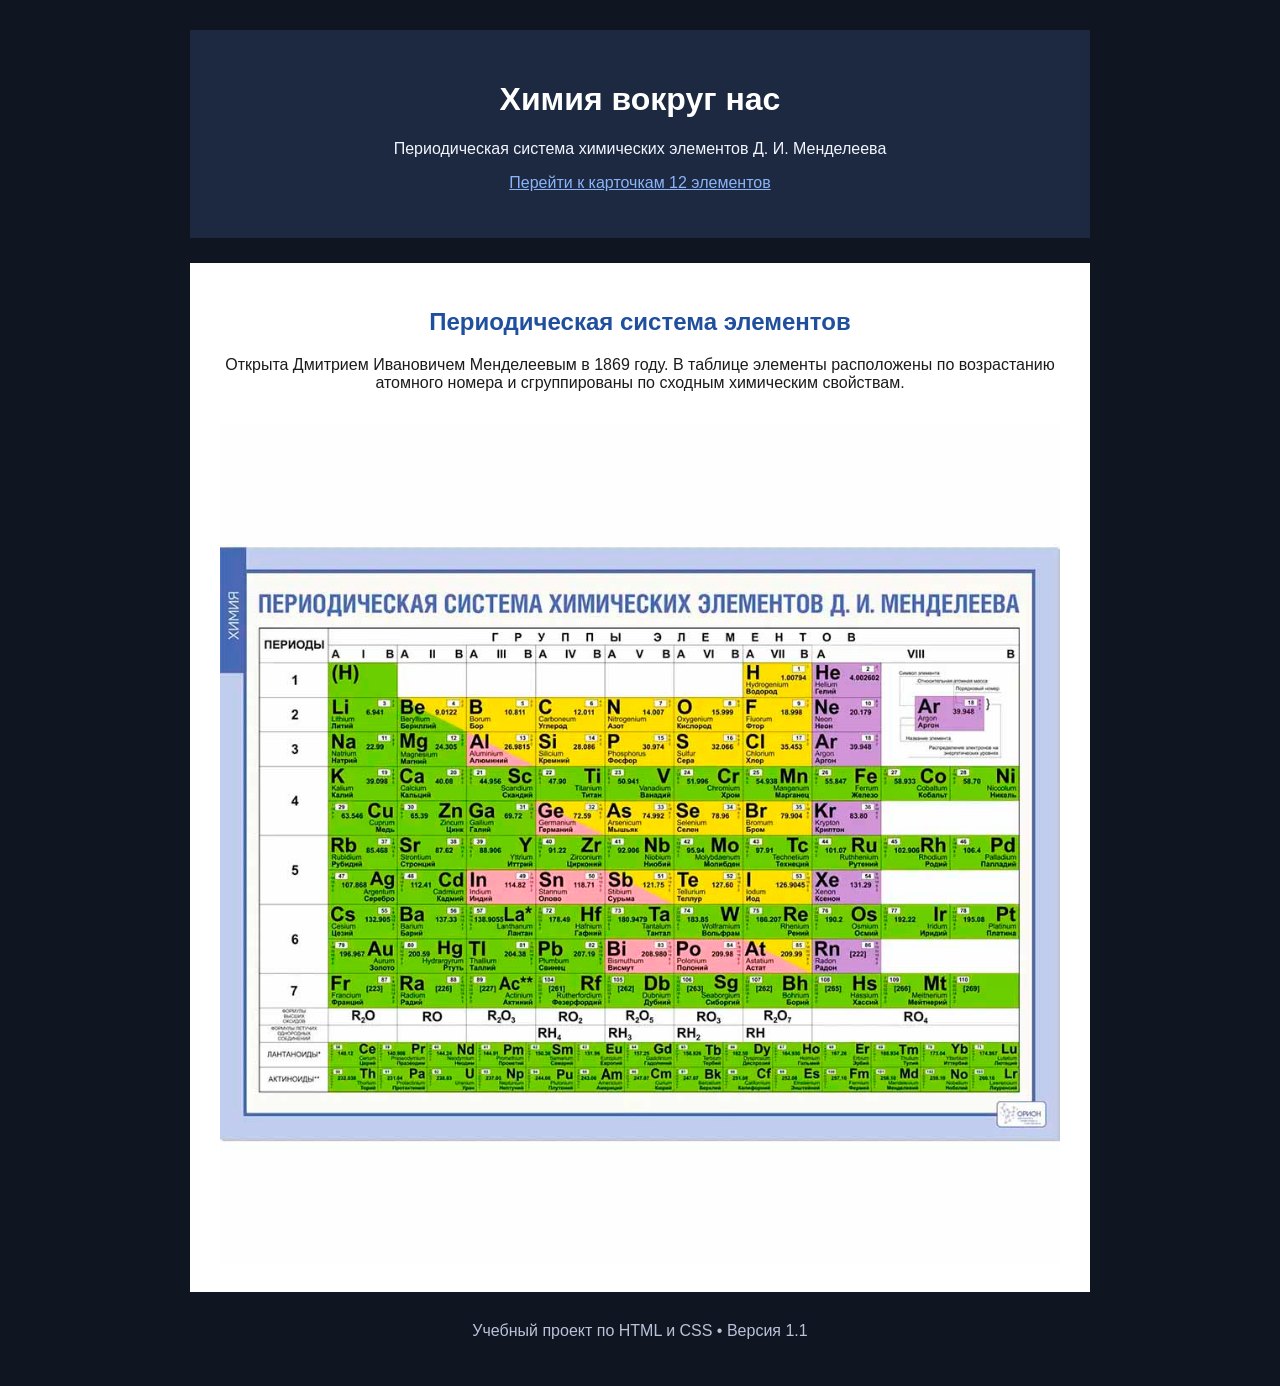
<file: index.html>
<!DOCTYPE html>
<html lang="ru">
<head>
    <meta charset="UTF-8">
    <meta name="viewport" content="width=device-width, initial-scale=1.0">
    <title>Химия вокруг нас — Таблица Менделеева</title>
    <link rel="stylesheet" href="style.css">
</head>
<body>
    <div class="page">
        <div class="header">
            <h1>Химия вокруг нас</h1>
            <p>Периодическая система химических элементов Д. И. Менделеева</p>
            <p><a href="elements.html">Перейти к карточкам 12 элементов</a></p>
        </div>

        <div class="block table-block">
            <h2>Периодическая система элементов</h2>
            <p>Открыта Дмитрием Ивановичем Менделеевым в 1869 году. В таблице элементы расположены по возрастанию атомного номера и сгруппированы по сходным химическим свойствам.</p>
            <img src="uchebnaya-Periodicheskaya-sistema-Mendeleeva.jpg" alt="Периодическая система химических элементов Д. И. Менделеева" width="840">
        </div>

        <div class="footer">
            <p>Учебный проект по HTML и CSS • Версия 1.1</p>
        </div>
    </div>
</body>
</html>
</file>
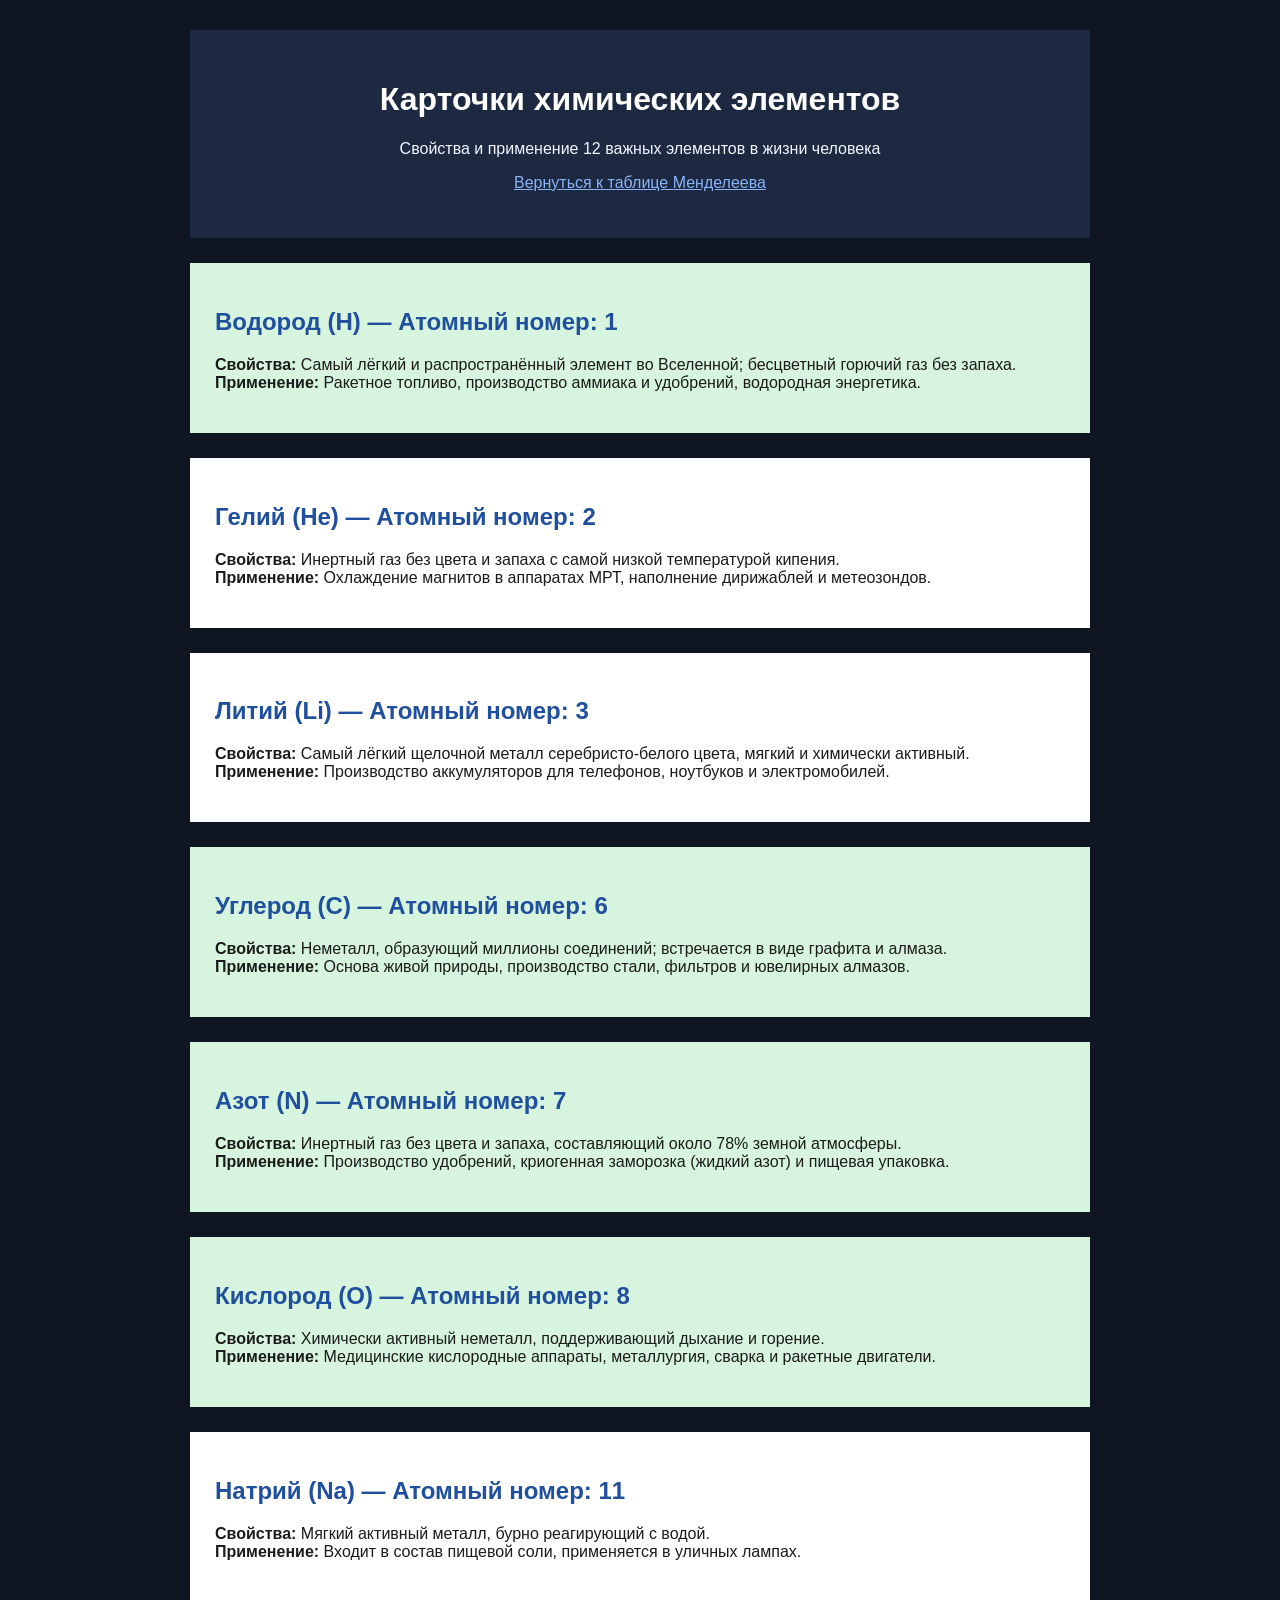
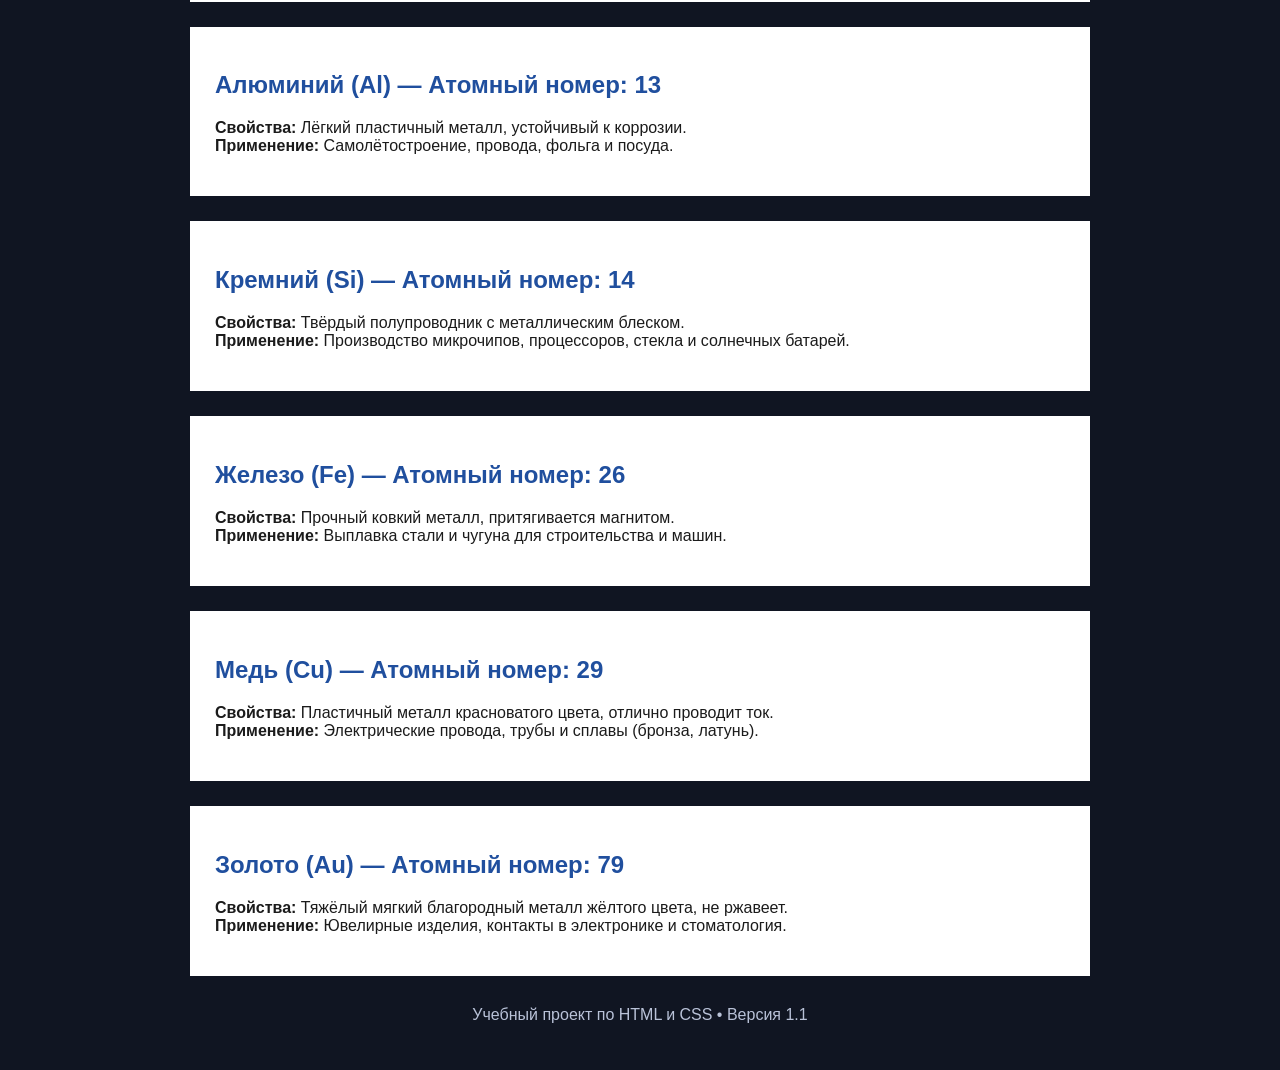
<file: elements.html>
<!DOCTYPE html>
<html lang="ru">
<head>
    <meta charset="UTF-8">
    <meta name="viewport" content="width=device-width, initial-scale=1.0">
    <title>Химия вокруг нас — Карточки элементов</title>
    <link rel="stylesheet" href="style.css">
</head>
<body>
    <div class="page">
        <div class="header">
            <h1>Карточки химических элементов</h1>
            <p>Свойства и применение 12 важных элементов в жизни человека</p>
            <p><a href="index.html">Вернуться к таблице Менделеева</a></p>
        </div>

        <div class="block bio-block">
            <h2>Водород (H) — Атомный номер: 1</h2>
            <p><strong>Свойства:</strong> Самый лёгкий и распространённый элемент во Вселенной; бесцветный горючий газ без запаха.<br>
            <strong>Применение:</strong> Ракетное топливо, производство аммиака и удобрений, водородная энергетика.</p>
        </div>

        <div class="block">
            <h2>Гелий (He) — Атомный номер: 2</h2>
            <p><strong>Свойства:</strong> Инертный газ без цвета и запаха с самой низкой температурой кипения.<br>
            <strong>Применение:</strong> Охлаждение магнитов в аппаратах МРТ, наполнение дирижаблей и метеозондов.</p>
        </div>

        <div class="block">
            <h2>Литий (Li) — Атомный номер: 3</h2>
            <p><strong>Свойства:</strong> Самый лёгкий щелочной металл серебристо-белого цвета, мягкий и химически активный.<br>
            <strong>Применение:</strong> Производство аккумуляторов для телефонов, ноутбуков и электромобилей.</p>
        </div>

        <div class="block bio-block">
            <h2>Углерод (C) — Атомный номер: 6</h2>
            <p><strong>Свойства:</strong> Неметалл, образующий миллионы соединений; встречается в виде графита и алмаза.<br>
            <strong>Применение:</strong> Основа живой природы, производство стали, фильтров и ювелирных алмазов.</p>
        </div>

        <div class="block bio-block">
            <h2>Азот (N) — Атомный номер: 7</h2>
            <p><strong>Свойства:</strong> Инертный газ без цвета и запаха, составляющий около 78% земной атмосферы.<br>
            <strong>Применение:</strong> Производство удобрений, криогенная заморозка (жидкий азот) и пищевая упаковка.</p>
        </div>

        <div class="block bio-block">
            <h2>Кислород (O) — Атомный номер: 8</h2>
            <p><strong>Свойства:</strong> Химически активный неметалл, поддерживающий дыхание и горение.<br>
            <strong>Применение:</strong> Медицинские кислородные аппараты, металлургия, сварка и ракетные двигатели.</p>
        </div>

        <div class="block">
            <h2>Натрий (Na) — Атомный номер: 11</h2>
            <p><strong>Свойства:</strong> Мягкий активный металл, бурно реагирующий с водой.<br>
            <strong>Применение:</strong> Входит в состав пищевой соли, применяется в уличных лампах.</p>
        </div>

        <div class="block">
            <h2>Алюминий (Al) — Атомный номер: 13</h2>
            <p><strong>Свойства:</strong> Лёгкий пластичный металл, устойчивый к коррозии.<br>
            <strong>Применение:</strong> Самолётостроение, провода, фольга и посуда.</p>
        </div>

        <div class="block">
            <h2>Кремний (Si) — Атомный номер: 14</h2>
            <p><strong>Свойства:</strong> Твёрдый полупроводник с металлическим блеском.<br>
            <strong>Применение:</strong> Производство микрочипов, процессоров, стекла и солнечных батарей.</p>
        </div>

        <div class="block">
            <h2>Железо (Fe) — Атомный номер: 26</h2>
            <p><strong>Свойства:</strong> Прочный ковкий металл, притягивается магнитом.<br>
            <strong>Применение:</strong> Выплавка стали и чугуна для строительства и машин.</p>
        </div>

        <div class="block">
            <h2>Медь (Cu) — Атомный номер: 29</h2>
            <p><strong>Свойства:</strong> Пластичный металл красноватого цвета, отлично проводит ток.<br>
            <strong>Применение:</strong> Электрические провода, трубы и сплавы (бронза, латунь).</p>
        </div>

        <div class="block">
            <h2>Золото (Au) — Атомный номер: 79</h2>
            <p><strong>Свойства:</strong> Тяжёлый мягкий благородный металл жёлтого цвета, не ржавеет.<br>
            <strong>Применение:</strong> Ювелирные изделия, контакты в электронике и стоматология.</p>
        </div>

        <div class="footer">
            <p>Учебный проект по HTML и CSS • Версия 1.1</p>
        </div>
    </div>
</body>
</html>
</file>
<file: style.css>
body {
    background-color: #101522;
    color: #f2f5ff;
    font-family: Arial, sans-serif;
    margin: 0;
}

.page {
    width: 900px;
    margin: 0 auto;
    padding: 30px;
}

.header {
    background-color: #1d2940;
    text-align: center;
    padding: 30px;
}

.header a {
    color: #8ab4f8;
}

.block {
    background-color: #ffffff;
    color: #1b1b1b;
    margin-top: 25px;
    padding: 25px;
}

.table-block {
    text-align: center;
}

.bio-block {
    background-color: #d7f5de;
}

.footer {
    color: #b9c2d8;
    text-align: center;
    margin-top: 30px;
}

h1 {
    color: #ffffff;
}

h2 {
    color: #204f9e;
}

a {
    color: #0055cc;
}

img {
    margin-top: 15px;
}
</file>
